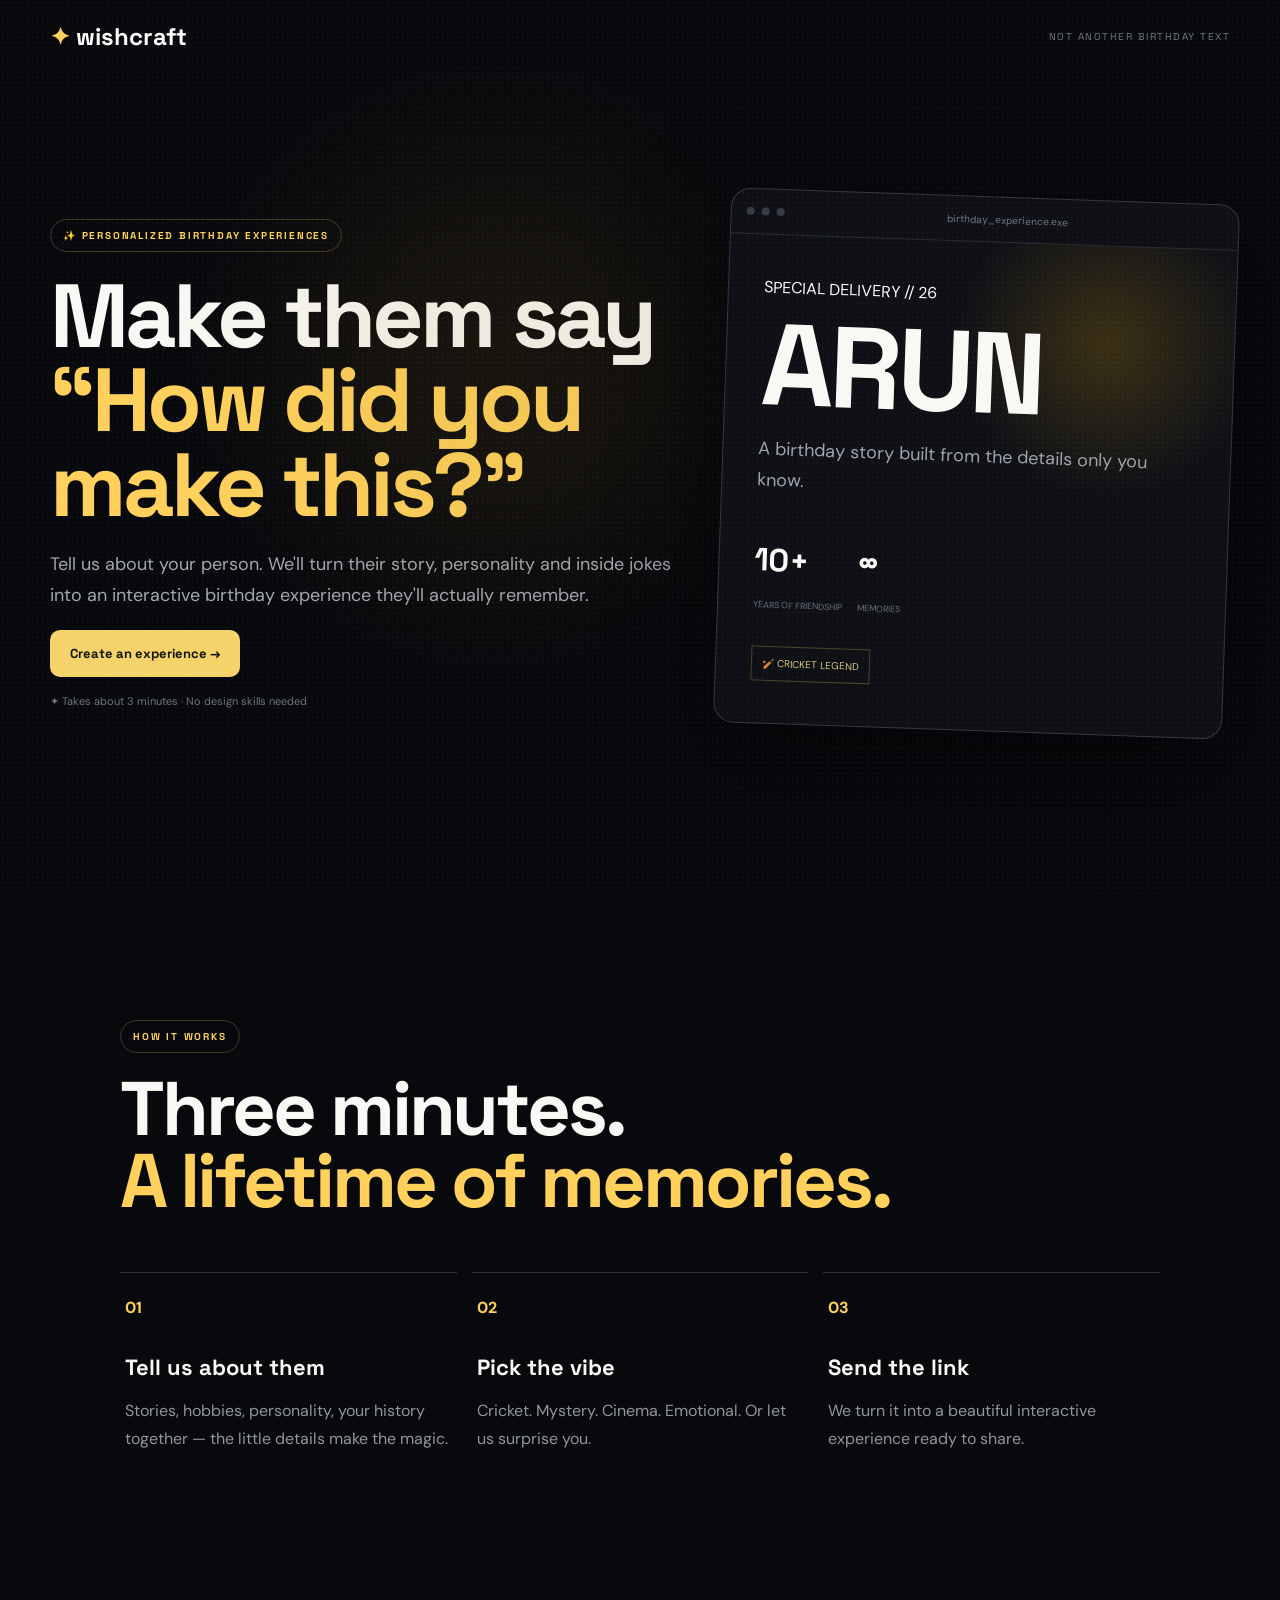
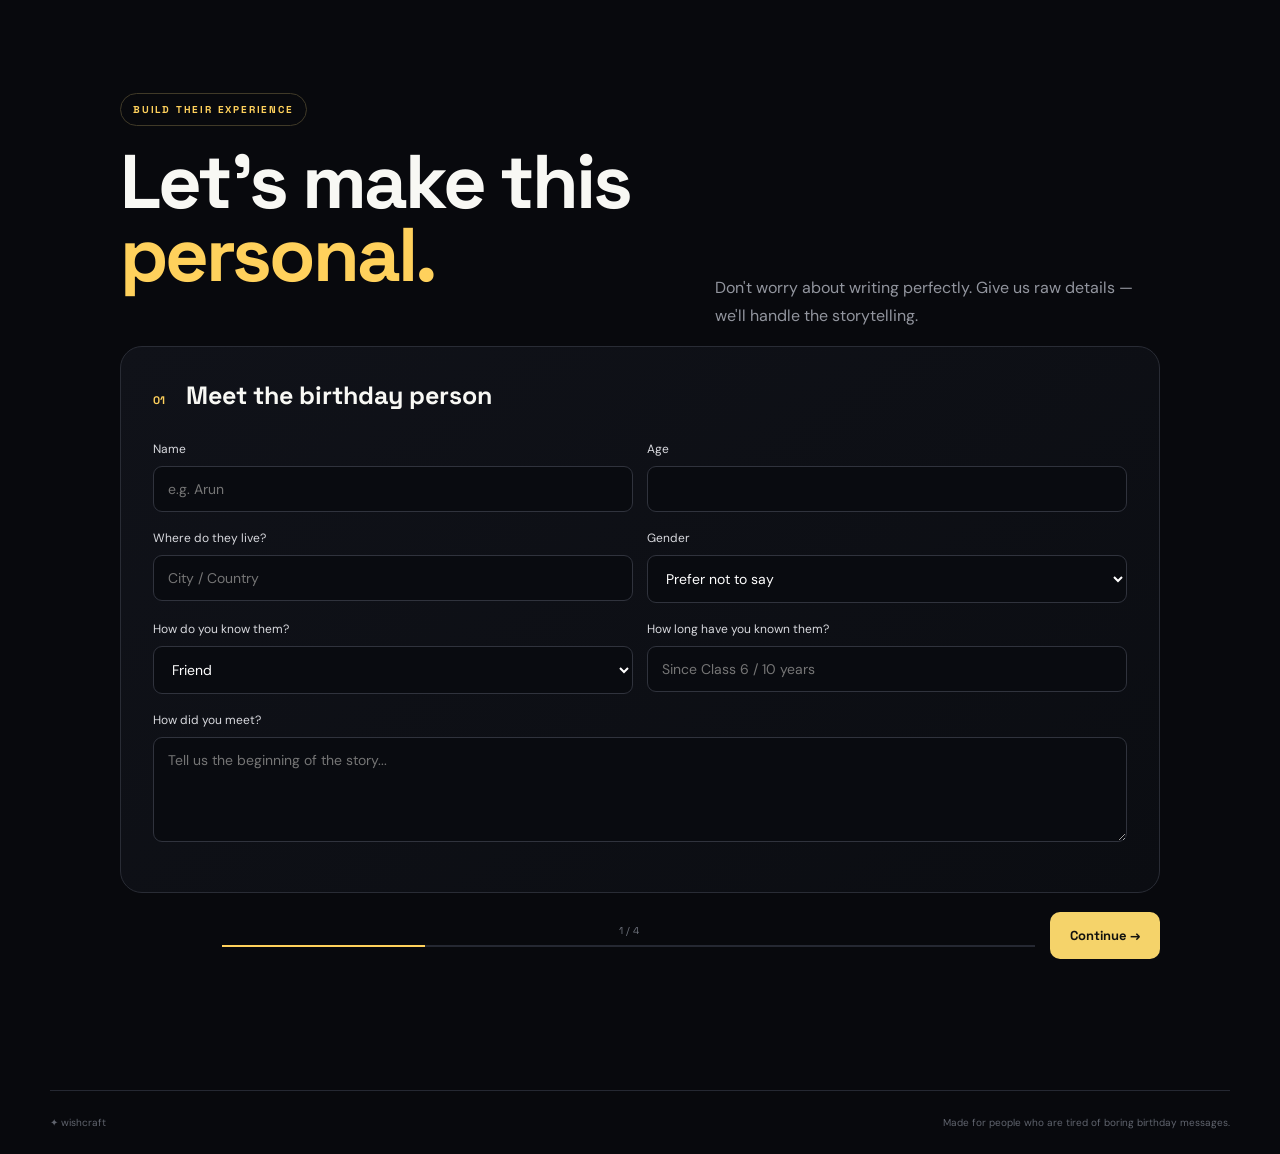
<file: frontend/index.html>
<!doctype html>
<html lang="en">
<head>
    <meta charset="utf-8">
    <meta name="viewport" content="width=device-width,initial-scale=1">
    <title>Wishcraft — Birthday Experiences</title>

    <link rel="preconnect" href="https://fonts.googleapis.com">
    <link
        href="https://fonts.googleapis.com/css2?family=DM+Sans:wght@400;500;700&family=Space+Grotesk:wght@500;700&display=swap"
        rel="stylesheet"
    >
    <link rel="stylesheet" href="styles.css">
</head>

<body>
    <div class="noise"></div>

    <nav>
        <a class="brand" href="#">✦ wishcraft</a>
        <span>NOT ANOTHER BIRTHDAY TEXT</span>
    </nav>

    <main>
        <section class="landing">
            <div class="orb"></div>

            <div>
                <div class="pill">✨ PERSONALIZED BIRTHDAY EXPERIENCES</div>

                <h1>
                    Make them say<br>
                    <em>“How did you make this?”</em>
                </h1>

                <p>
                    Tell us about your person. We'll turn their story, personality
                    and inside jokes into an interactive birthday experience
                    they'll actually remember.
                </p>

                <button class="primary" onclick="goForm()">
                    Create an experience →
                </button>

                <small>✦ Takes about 3 minutes · No design skills needed</small>
            </div>

            <div class="preview">
                <div class="window">
                    <div class="bar">
                        <i></i>
                        <i></i>
                        <i></i>
                        <b>birthday_experience.exe</b>
                    </div>

                    <div class="pv">
                        <label>SPECIAL DELIVERY // 26</label>
                        <strong>ARUN</strong>

                        <p>
                            A birthday story built from the details only you know.
                        </p>

                        <div class="score">
                            <b>10+</b>
                            <b>∞</b>
                            <small>YEARS OF FRIENDSHIP</small>
                            <small>MEMORIES</small>
                        </div>

                        <mark>🏏 CRICKET LEGEND</mark>
                    </div>
                </div>
            </div>
        </section>

        <section class="how">
            <label>HOW IT WORKS</label>

            <h2>
                Three minutes.<br>
                <span>A lifetime of memories.</span>
            </h2>

            <div class="steps">
                <article>
                    <b>01</b>
                    <h3>Tell us about them</h3>
                    <p>
                        Stories, hobbies, personality, your history together —
                        the little details make the magic.
                    </p>
                </article>

                <article>
                    <b>02</b>
                    <h3>Pick the vibe</h3>
                    <p>
                        Cricket. Mystery. Cinema. Emotional. Or let us surprise you.
                    </p>
                </article>

                <article>
                    <b>03</b>
                    <h3>Send the link</h3>
                    <p>
                        We turn it into a beautiful interactive experience
                        ready to share.
                    </p>
                </article>
            </div>
        </section>

        <section class="builder" id="builder">
            <label>BUILD THEIR EXPERIENCE</label>

            <div class="heading">
                <h2>
                    Let's make this<br>
                    <span>personal.</span>
                </h2>

                <p>
                    Don't worry about writing perfectly. Give us raw details —
                    we'll handle the storytelling.
                </p>
            </div>

            <form id="form">
                <div class="step active" data-step="1">
                    <h3><em>01</em> Meet the birthday person</h3>

                    <div class="two">
                        <label>
                            Name
                            <input name="name" required placeholder="e.g. Arun">
                        </label>

                        <label>
                            Age
                            <input name="age" type="number" min="1" max="120">
                        </label>
                    </div>

                    <div class="two">
                        <label>
                            Where do they live?
                            <input name="location" placeholder="City / Country">
                        </label>

                        <label>
                            Gender
                            <select name="gender">
                                <option value="">Prefer not to say</option>
                                <option>Male</option>
                                <option>Female</option>
                                <option>Other</option>
                            </select>
                        </label>
                    </div>

                    <div class="two">
                        <label>
                            How do you know them?
                            <select name="relationship">
                                <option>Friend</option>
                                <option>Best Friend</option>
                                <option>Brother</option>
                                <option>Sister</option>
                                <option>Partner</option>
                                <option>Parent</option>
                                <option>Cousin</option>
                                <option>Colleague</option>
                                <option>Other</option>
                            </select>
                        </label>

                        <label>
                            How long have you known them?
                            <input
                                name="known_since"
                                placeholder="Since Class 6 / 10 years"
                            >
                        </label>
                    </div>

                    <label>
                        How did you meet?
                        <textarea
                            name="how_met"
                            placeholder="Tell us the beginning of the story..."
                        ></textarea>
                    </label>
                </div>

                <div class="step" data-step="2">
                    <h3><em>02</em> What makes them... them?</h3>

                    <label>
                        Personality
                        <small>Pick everything that fits</small>
                    </label>

                    <div class="chips" data-name="personality">
                        Funny|Introvert|Extrovert|Emotional|Adventurous|Foodie|Gym freak|Always late 😂|Short-tempered|Chill|Bookworm|Chaotic
                    </div>

                    <label>What do they love?</label>

                    <div class="chips" data-name="interests">
                        🏏 Cricket|⚽ Football|🎮 Gaming|🎬 Movies|🎵 Music|✈️ Travel|🚗 Cars|🏍️ Bikes|💻 Coding|📚 Books|🏋️ Gym|📸 Photography
                    </div>

                    <div class="two">
                        <label>
                            Favorite person
                            <small>
                                Who would make this birthday unforgettable?
                            </small>
                        
                            <input
                                name="favorite_person"
                                placeholder="e.g. Virat Kohli, MS Dhoni, a movie star..."
                            >
                        </label>

                        <label>
                            Favorite movie genre
                            <input
                                name="favorite_movie_genre"
                                placeholder="e.g. Suspense thriller"
                            >
                        </label>
                    </div>
                </div>

                <div class="step" data-step="3">
                    <h3><em>03</em> Give us the good stuff.</h3>

                    <label>
                        What's memorable about them?
                        <textarea
                            name="memorable_story"
                            placeholder="A trip, school memory, funny incident..."
                        ></textarea>
                    </label>

                    <label>
                        What's funny about them?
                        <textarea
                            name="funny_fact"
                            placeholder="The roast material. Mostly. 😄"
                        ></textarea>
                    </label>

                    <label>
                        What are you proud of about them?
                        <textarea
                            name="achievement"
                            placeholder="Career win, personal achievement, something they've overcome..."
                        ></textarea>
                    </label>

                    <label>
                        What would you like to tell them?
                        <textarea
                            name="birthday_message"
                            placeholder="Write it in your own words — we'll preserve the feeling."
                        ></textarea>
                    </label>

                    <label>
                        Anything else?
                        <textarea
                            name="private_note"
                            placeholder="Optional context. Please don't include sensitive information."
                        ></textarea>
                    </label>
                </div>

                <div class="step" data-step="4">
                    <h3><em>04</em> Choose the vibe.</h3>

                    <div class="themes">
                        Cricket Legend|Classified Mystery|Movie Trailer|Game Mode|Heartfelt|Surprise Me
                    </div>

                    <label>How crazy should we make it?</label>

                    <div class="levels">
                        Simple|Creative|Crazy 🔥|Absolutely Insane 🤯
                    </div>
                </div>

                <div class="nav">
                    <button type="button" class="secondary" id="back">
                        ← Back
                    </button>

                    <div>
                        <span id="count">1 / 4</span>
                        <i><b id="bar"></b></i>
                    </div>

                    <button type="button" class="primary" id="next">
                        Continue →
                    </button>
                </div>
            </form>

            <div id="generating">
                <div>✦</div>

                <label>YOUR EXPERIENCE IS BEING BUILT</label>

                <h2>
                    Turning little details<br>
                    into <em>big memories.</em>
                </h2>

                <p>
                    Reading their story ✓<br>
                    Finding the perfect vibe ✓<br>
                    Building the birthday narrative ✓<br>
                    Adding the final touch ✓
                </p>
            </div>

            <div id="result">

            <label>
                ✦ EXPERIENCE READY
            </label>
        
        
            <h2>
                It's ready.<br>
                <span>Send the surprise.</span>
            </h2>
        
        
            <p>
                The birthday experience has been created.
                Now choose how you want to deliver it.
            </p>
        
        
            <div class="result-actions">
            
            
                <!-- PREVIEW -->
            
                <button
                    class="primary"
                    id="open"
                    type="button"
                >
                    👁 Preview Experience
                </button>
            
            
                <!-- DOWNLOAD -->
            
                <button
                    class="secondary"
                    id="download"
                    type="button"
                >
                    ⬇ Download HTML
                </button>
            
            
                <!-- SHARE LINK -->
            
                <button
                    class="secondary"
                    id="copyLink"
                    type="button"
                >
                    🔗 Copy Share Link
                </button>
            
            
                <!-- WHATSAPP -->
            
                <button
                    class="whatsapp"
                    id="whatsapp"
                    type="button"
                >
                    💚 Share on WhatsApp
                </button>
            
            
            </div>


    <div class="keep-note">

        <strong>
            ⬇ Keep it forever
        </strong>

        <span>
            Download the HTML file and keep the
            complete birthday experience on your device.
        </span>

    </div>


    <button
        class="secondary create-again"
        onclick="location.reload()"
    >
        Create another
    </button>

</div>
        </section>
    </main>

    <footer>
        ✦ wishcraft
        <span>
            Made for people who are tired of boring birthday messages.
        </span>
    </footer>

    <script src="app.js"></script>
</body>
</html>
</file>
<file: frontend/styles.css>
* {
    box-sizing: border-box;
}

html {
    scroll-behavior: smooth;
}

body {
    margin: 0;
    background: #08090d;
    color: #f8f8f4;
    font-family: 'DM Sans', sans-serif;
    overflow-x: hidden;
}

.noise {
    position: fixed;
    inset: 0;
    pointer-events: none;
    opacity: .035;
    background-image: radial-gradient(#fff 1px, transparent 1px);
    background-size: 5px 5px;
    z-index: 20;
}

nav {
    height: 72px;
    width: min(1180px, calc(100% - 40px));
    margin: auto;
    display: flex;
    align-items: center;
    justify-content: space-between;
}

nav a {
    color: #fff;
    text-decoration: none;
    font: 700 24px 'Space Grotesk';
}

nav a:first-letter {
    color: #ffd15c;
}

nav span {
    font: 10px 'Space Grotesk';
    letter-spacing: 1.5px;
    color: #737782;
}

.landing {
    position: relative;
    min-height: calc(100vh - 72px);
    display: grid;
    grid-template-columns: 1.1fr .9fr;
    gap: 50px;
    align-items: center;
    width: min(1180px, calc(100% - 40px));
    margin: auto;
    padding: 55px 0 100px;
}

.orb {
    position: absolute;
    width: 420px;
    height: 420px;
    border-radius: 50%;
    filter: blur(80px);
    background: #9b731b;
    opacity: .1;
    left: 20%;
    top: 10%;
}

.pill,
label {
    display: inline-block;
}

.pill,
.how > label,
.builder > label,
#generating > label,
#result > label {
    font: 700 10px 'Space Grotesk';
    letter-spacing: 1.8px;
    color: #ffd15c;
    border: 1px solid #403a28;
    padding: 9px 12px;
    border-radius: 999px;
}

.landing h1 {
    font: 700 clamp(52px, 7vw, 92px)/.94 'Space Grotesk';
    letter-spacing: -4px;
    margin: 22px 0;
}

.landing h1 em {
    font-style: normal;
    color: #ffd15c;
}

.landing p {
    font-size: 18px;
    color: #a3a6b0;
    line-height: 1.75;
    max-width: 650px;
}

.primary,
.secondary {
    border: 0;
    border-radius: 10px;
    padding: 15px 20px;
    font: 700 13px 'Space Grotesk';
    cursor: pointer;
}

.primary {
    background: #f5d36a;
    color: #12120e;
}

.secondary {
    background: #15171e;
    color: #ddd;
    border: 1px solid #30333d;
}

.landing small {
    display: block;
    color: #6f737d;
    font-size: 11px;
    margin-top: 17px;
}

.preview {
    transform: rotate(2deg);
}

.window {
    border: 1px solid #343741;
    background: #0e1016;
    border-radius: 20px;
    overflow: hidden;
    box-shadow: 0 35px 100px #0008;
}

.bar {
    height: 45px;
    border-bottom: 1px solid #292c34;
    display: flex;
    align-items: center;
    gap: 7px;
    padding: 0 15px;
    color: #656975;
    font-size: 10px;
}

.bar i {
    width: 8px;
    height: 8px;
    border-radius: 50%;
    background: #383b44;
}

.bar b {
    margin: auto;
    font-weight: 500;
}

.pv {
    min-height: 460px;
    padding: 42px 35px;
    background: radial-gradient(
        circle at 75% 20%,
        #3a3014,
        transparent 28%
    );
}

.pv label {
    border: 0;
    padding: 0;
}

.pv > strong {
    display: block;
    font: 700 clamp(70px, 9vw, 125px)/.8 'Space Grotesk';
    letter-spacing: -5px;
    margin: 22px 0;
}

.pv p {
    color: #9fa2ac;
    line-height: 1.7;
}

.score {
    display: grid;
    grid-template-columns: auto 1fr;
    gap: 2px 15px;
    margin-top: 45px;
}

.score b {
    font: 700 32px 'Space Grotesk';
}

.score small {
    color: #696d77;
    font-size: 9px;
}

.pv mark {
    display: inline-block;
    margin-top: 35px;
    background: transparent;
    border: 1px solid #4a4128;
    color: #d8c988;
    padding: 10px;
    font-size: 10px;
}

.how,
.builder {
    width: min(1040px, calc(100% - 40px));
    margin: auto;
}

.how {
    padding: 120px 0 100px;
}

.how h2,
.heading h2,
#result h2 {
    font: 700 clamp(45px, 6vw, 76px)/.95 'Space Grotesk';
    letter-spacing: -3px;
    margin: 20px 0 55px;
}

.how h2 span,
.heading h2 span,
#result h2 span {
    color: #ffd15c;
}

.steps {
    display: grid;
    grid-template-columns: repeat(3, 1fr);
    gap: 15px;
}

.steps article {
    border-top: 1px solid #30333c;
    padding: 24px 5px;
}

.steps b {
    color: #ffd15c;
}

.steps h3 {
    font: 700 22px 'Space Grotesk';
    margin: 35px 0 10px;
}

.steps p,
.heading p,
#generating p,
#result p {
    color: #92959e;
    line-height: 1.75;
}

.builder {
    padding: 100px 0 130px;
}

.heading {
    display: grid;
    grid-template-columns: 1.1fr .9fr;
    gap: 50px;
    align-items: end;
}

.step {
    display: none;
    border: 1px solid #292c35;
    background: linear-gradient(145deg, #101219, #0b0d12);
    border-radius: 22px;
    padding: 32px;
}

.step.active {
    display: block;
}

.step h3 {
    font: 700 25px 'Space Grotesk';
    margin: 0 0 30px;
}

.step h3 em {
    color: #ffd15c;
    font-style: normal;
    font-size: 11px;
    margin-right: 15px;
}

.two {
    display: grid;
    grid-template-columns: 1fr 1fr;
    gap: 14px;
}

form label {
    display: block;
    color: #d8d9de;
    font-size: 12px;
    margin-bottom: 18px;
}

label small {
    display: block;
    color: #666b75;
    font-size: 10px;
    margin-top: 5px;
}

input,
textarea,
select {
    display: block;
    width: 100%;
    margin-top: 9px;
    background: #090b10;
    color: #fff;
    border: 1px solid #30333d;
    border-radius: 9px;
    padding: 13px 14px;
    font: 14px 'DM Sans';
    outline: 0;
}

textarea {
    min-height: 105px;
    resize: vertical;
}

.chips,
.themes,
.levels {
    display: flex;
    flex-wrap: wrap;
    gap: 8px;
    margin: 10px 0 28px;
}

.chips button,
.themes button,
.levels button {
    background: #151820;
    border: 1px solid #30333d;
    color: #aeb1b9;
    border-radius: 999px;
    padding: 9px 12px;
    cursor: pointer;
}

.selected {
    background: #332b14 !important;
    color: #ffd15c !important;
    border-color: #766127 !important;
}

.themes {
    display: grid;
    grid-template-columns: repeat(3, 1fr);
}

.themes button {
    text-align: left;
    border-radius: 14px;
    min-height: 90px;
}

.nav {
    display: flex;
    align-items: center;
    gap: 15px;
    margin-top: 18px;
}

.nav > div {
    flex: 1;
    text-align: center;
    color: #6e727c;
    font: 10px 'Space Grotesk';
}

.nav i {
    display: block;
    height: 2px;
    background: #252832;
    margin-top: 8px;
}

.nav i b {
    display: block;
    height: 100%;
    background: #ffd15c;
    width: 25%;
}

#generating,
#result {
    display: none;
    text-align: center;
    padding: 100px 20px;
}

#generating.active,
#result.active {
    display: block;
}

.loader {
    width: 85px;
    height: 85px;
}

.generating h2,
#generating h2 {
    font: 700 clamp(40px, 6vw, 70px) 'Space Grotesk';
}

#generating > div {
    font-size: 45px;
    color: #ffd15c;
    animation: pulse 1.5s infinite;
}

@keyframes pulse {
    50% {
        transform: scale(1.2);
    }
}

#result .secondary {
    display: block;
    margin: 12px auto;
}

footer {
    border-top: 1px solid #252832;
    width: min(1180px, calc(100% - 40px));
    margin: auto;
    padding: 25px 0;
    display: flex;
    justify-content: space-between;
    color: #60646e;
    font-size: 10px;
}

@media (max-width: 800px) {
    nav {
        width: calc(100% - 28px);
    }

    nav span {
        display: none;
    }

    .landing {
        width: calc(100% - 28px);
        grid-template-columns: 1fr;
        padding-top: 35px;
    }

    .preview {
        order: -1;
        transform: none;
    }

    .pv {
        min-height: 310px;
        padding: 28px;
    }

    .pv > strong {
        font-size: 75px;
    }

    .how,
    .builder {
        width: calc(100% - 28px);
    }

    .steps,
    .heading {
        grid-template-columns: 1fr;
    }

    .theme {
        grid-template-columns: 1fr 1fr;
    }

    .two {
        grid-template-columns: 1fr;
    }

    .step {
        padding: 22px;
    }

    .nav {
        position: sticky;
        bottom: 10px;
        background: #08090df2;
        padding: 10px;
        border-radius: 12px;
        z-index: 10;
        backdrop-filter: blur(12px);
    }
}

@media (max-width: 460px) {
    .landing h1 {
        font-size: 49px;
        letter-spacing: -2px;
    }

    .landing p {
        font-size: 15px;
    }

    .themes {
        grid-template-columns: 1fr;
    }

    .primary {
        padding: 14px 15px;
    }

    .pv > strong {
        font-size: 65px;
    }

    footer {
        display: block;
        line-height: 2.2;
    }
}

/* =========================================================
   RESULT ACTIONS
========================================================= */

.result-actions {

    width: min(
        620px,
        100%
    );

    margin: 30px auto;

    display: grid;

    grid-template-columns:
        repeat(2, 1fr);

    gap: 12px;
}


.result-actions button {

    min-height: 58px;

    font-size: 14px;

}


/* WhatsApp */

.whatsapp {

    border: 1px solid
        rgba(37, 211, 102, .35);

    background:
        rgba(37, 211, 102, .08);

    color: #65df8b;

    border-radius: 12px;

    padding: 15px 20px;

    cursor: pointer;

    font:
        700 13px
        'DM Sans';

    transition:
        .2s ease;
}


.whatsapp:hover {

    background:
        rgba(37, 211, 102, .16);

    transform:
        translateY(-2px);
}


/* Keep forever message */

.keep-note {

    width: min(
        620px,
        100%
    );

    margin: 25px auto;

    padding: 18px;

    border:
        1px solid
        rgba(
            255,
            209,
            92,
            .18
        );

    border-radius: 14px;

    background:
        rgba(
            255,
            209,
            92,
            .04
        );

    display: flex;

    flex-direction: column;

    gap: 6px;

    text-align: left;
}


.keep-note strong {

    color: #ffd15c;

    font-size: 13px;
}


.keep-note span {

    color: #858a95;

    font-size: 12px;

    line-height: 1.6;
}


.create-again {

    margin-top: 10px;
}


@media (max-width: 600px) {

    .result-actions {

        grid-template-columns: 1fr;

    }

}
</file>
